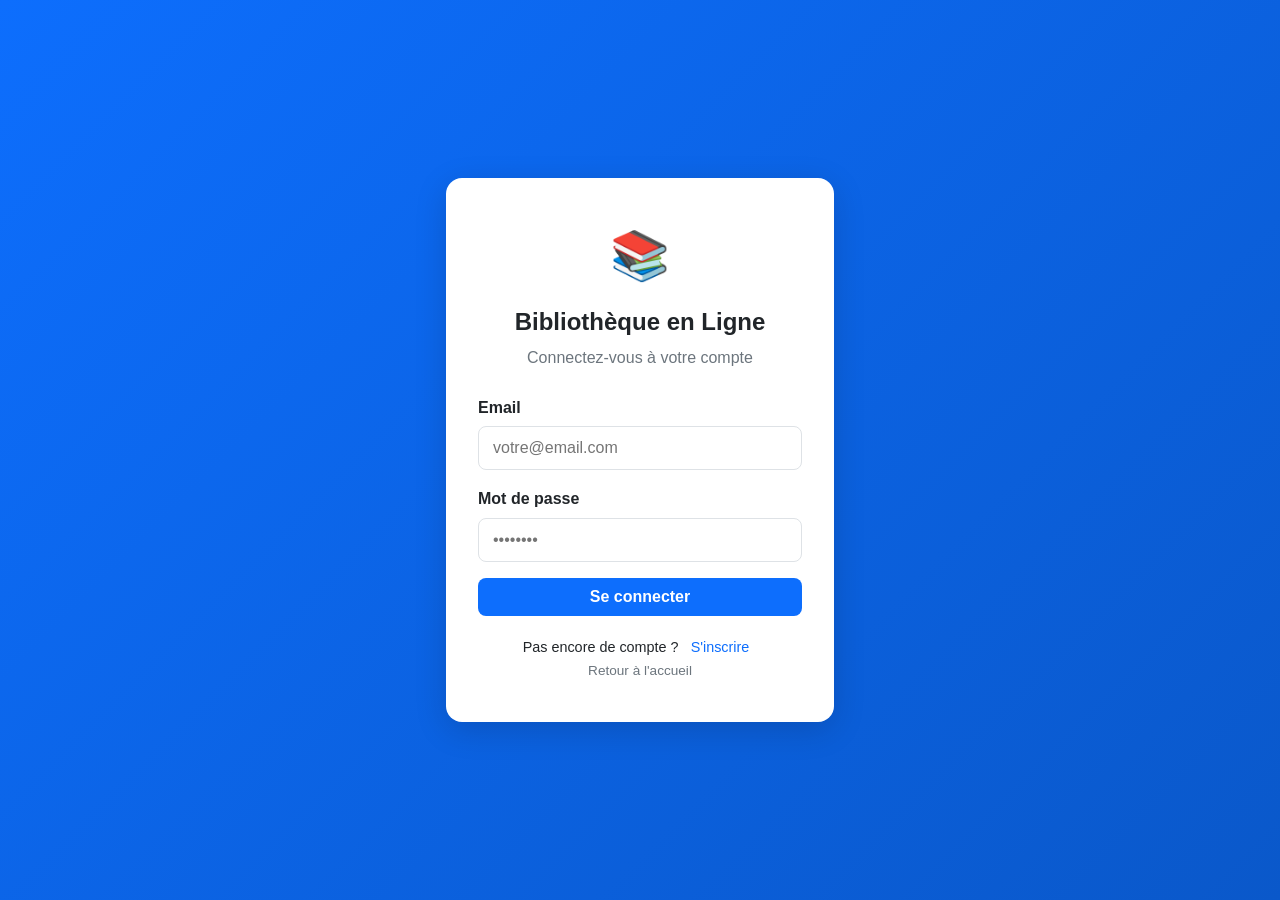
<file: login.html>
<!DOCTYPE html>
<html lang="fr">
<head>
  <meta charset="UTF-8">
  <meta name="viewport" content="width=device-width, initial-scale=1.0">
  <title>Connexion — Bibliothèque</title>
  <link rel="stylesheet" href="assets/css/style.css">
</head>
<body class="auth-page">
  <div class="auth-container">
    <div class="auth-card">
      <div class="auth-header">
        <div class="auth-logo">📚</div>
        <h1>Bibliothèque en Ligne</h1>
        <p>Connectez-vous à votre compte</p>
      </div>

      <div id="login-error" class="alert alert-error" style="display:none"></div>

      <form id="login-form">
        <div class="form-group">
          <label for="email">Email</label>
          <input type="email" id="email" name="email" required placeholder="votre@email.com">
        </div>
        <div class="form-group">
          <label for="password">Mot de passe</label>
          <input type="password" id="password" name="password" required placeholder="••••••••">
        </div>
        <button type="submit" class="btn btn-primary btn-block">Se connecter</button>
      </form>

      <div class="auth-footer">
        <p>Pas encore de compte ? <a href="register.html">S'inscrire</a></p>
        <a href="index.html" class="link-muted">Retour à l'accueil</a>
      </div>
    </div>
  </div>
  <script>
    document.getElementById('login-form').addEventListener('submit', async function(e){
      e.preventDefault();
      const fd = new FormData(this);
      fd.append('action','login');
      const res = await fetch('api_auth.php?action=login',{method:'POST',body:fd});
      const data = await res.json();
      if(data.ok){
        window.location.href = data.role==='admin' ? 'admin.php' : 'index.html';
      } else {
        const el = document.getElementById('login-error');
        el.textContent = data.msg;
        el.style.display = 'block';
      }
    });
  </script>
</body>
</html>
</file>
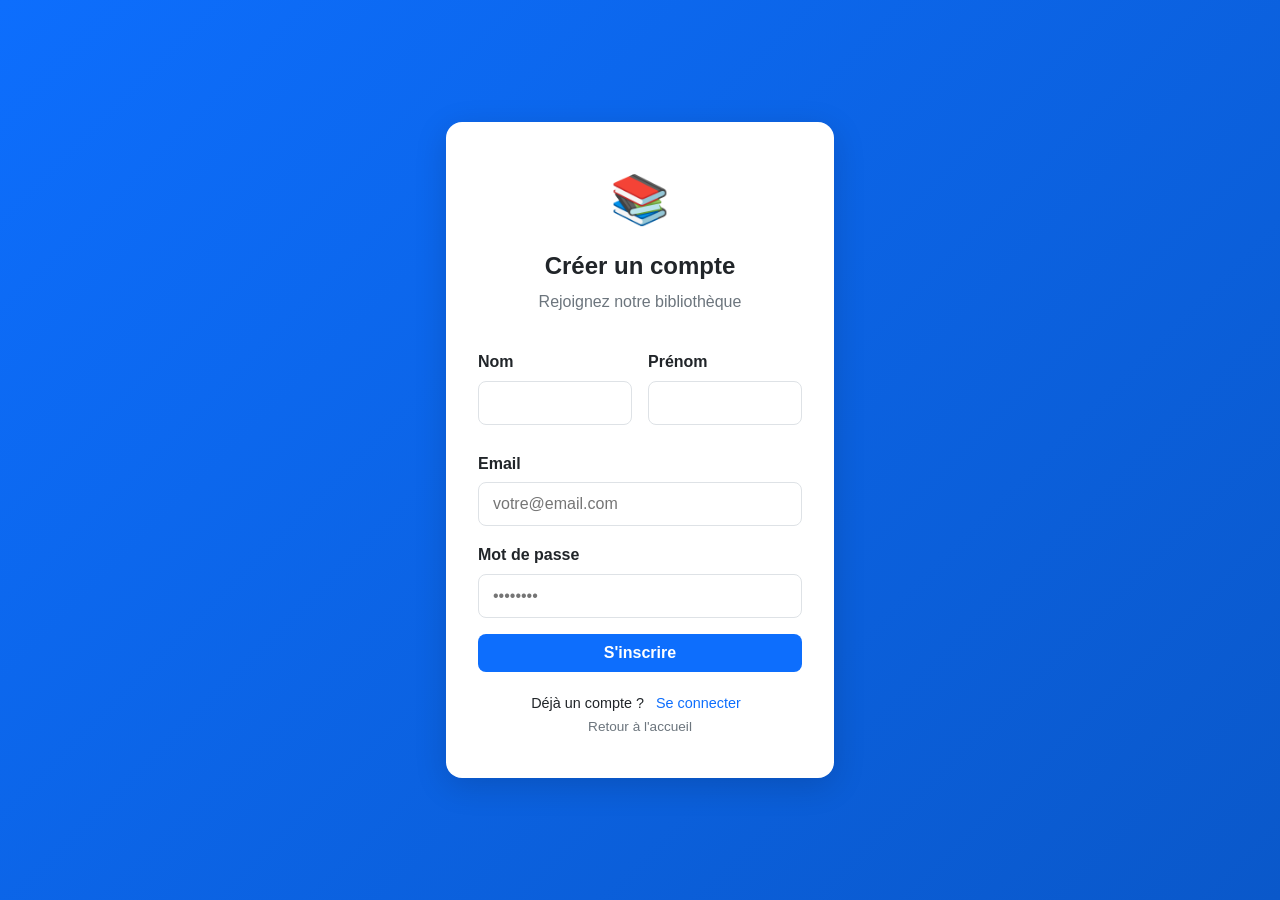
<file: register.html>
<!DOCTYPE html>
<html lang="fr">
<head>
  <meta charset="UTF-8">
  <meta name="viewport" content="width=device-width, initial-scale=1.0">
  <title>Inscription — Bibliothèque</title>
  <link rel="stylesheet" href="assets/css/style.css">
</head>
<body class="auth-page">
  <div class="auth-container">
    <div class="auth-card">
      <div class="auth-header">
        <div class="auth-logo">📚</div>
        <h1>Créer un compte</h1>
        <p>Rejoignez notre bibliothèque</p>
      </div>

      <div id="reg-error" class="alert alert-error" style="display:none"></div>
      <div id="reg-success" class="alert alert-success" style="display:none"></div>

      <form id="register-form">
        <div class="form-row">
          <div class="form-group">
            <label for="nom">Nom</label>
            <input type="text" id="nom" name="nom" required>
          </div>
          <div class="form-group">
            <label for="prenom">Prénom</label>
            <input type="text" id="prenom" name="prenom" required>
          </div>
        </div>
        <div class="form-group">
          <label for="email">Email</label>
          <input type="email" id="email" name="email" required placeholder="votre@email.com">
        </div>
        <div class="form-group">
          <label for="password">Mot de passe</label>
          <input type="password" id="password" name="password" required minlength="6" placeholder="••••••••">
        </div>
        <button type="submit" class="btn btn-primary btn-block">S'inscrire</button>
      </form>

      <div class="auth-footer">
        <p>Déjà un compte ? <a href="login.html">Se connecter</a></p>
        <a href="index.html" class="link-muted">Retour à l'accueil</a>
      </div>
    </div>
  </div>
  <script>
    document.getElementById('register-form').addEventListener('submit', async function(e){
      e.preventDefault();
      const fd = new FormData(this);
      const res = await fetch('api_auth.php?action=register',{method:'POST',body:fd});
      const data = await res.json();
      if(data.ok){
        document.getElementById('reg-success').textContent = 'Compte créé ! Vous pouvez vous connecter.';
        document.getElementById('reg-success').style.display = 'block';
        document.getElementById('reg-error').style.display = 'none';
        this.reset();
      } else {
        document.getElementById('reg-error').textContent = data.msg;
        document.getElementById('reg-error').style.display = 'block';
      }
    });
  </script>
</body>
</html>
</file>
<file: assets/css/style.css>
:root{
  --bg:#f8f9fa;--panel:#ffffff;--text:#212529;--muted:#6c757d;
  --primary:#0d6efd;--danger:#dc3545;--success:#198754;
  --border:#dee2e6;--radius:12px;--shadow:0 2px 8px rgba(0,0,0,.08);
}
*{box-sizing:border-box;margin:0;padding:0}
body{font-family:'Segoe UI',Arial,sans-serif;background:var(--bg);color:var(--text);line-height:1.6}
a{color:var(--primary);text-decoration:none}
a:hover{text-decoration:underline}

/* Header */
.header{background:var(--primary);color:#fff;padding:16px 24px;display:flex;justify-content:space-between;align-items:center;flex-wrap:wrap;gap:12px}
.header h1{font-size:1.4rem}
.header nav a{color:#fff;margin-left:16px;font-weight:600}
.header nav a:hover{opacity:.8;text-decoration:none}

/* Container */
.container{max-width:1000px;margin:24px auto;padding:0 16px}

/* Cards */
.card{background:var(--panel);border:1px solid var(--border);border-radius:var(--radius);padding:20px;margin:16px 0;box-shadow:var(--shadow)}
.card h2{margin-bottom:12px;color:var(--primary)}

/* Forms */
label{display:block;margin:10px 0 4px;font-weight:600}
input,textarea,select{width:100%;padding:10px 12px;border:1px solid var(--border);border-radius:8px;font-size:1rem}
textarea{min-height:80px;resize:vertical}
.row{display:flex;gap:16px;flex-wrap:wrap}
.row>*{flex:1;min-width:200px}

/* Buttons */
.btn{display:inline-block;padding:10px 18px;border:0;border-radius:8px;font-size:1rem;font-weight:600;cursor:pointer;text-decoration:none;transition:opacity .2s}
.btn:hover{opacity:.85;text-decoration:none}
.btn-primary{background:var(--primary);color:#fff}
.btn-danger{background:var(--danger);color:#fff}
.btn-success{background:var(--success);color:#fff}
.btn-secondary{background:#6c757d;color:#fff}
.btn-sm{padding:6px 12px;font-size:.85rem}

/* Alerts */
.alert{padding:12px 16px;border-radius:8px;margin:12px 0;font-weight:600}
.alert-success{background:#d1e7dd;color:#0f5132;border:1px solid #badbcc}
.alert-error{background:#f8d7da;color:#842029;border:1px solid #f5c2c7}

/* Table */
table{width:100%;border-collapse:collapse;margin:16px 0}
th,td{padding:10px 12px;border:1px solid var(--border);text-align:left}
th{background:var(--primary);color:#fff;font-weight:600}
tr:nth-child(even){background:#f8f9fa}
tr:hover{background:#e9ecef}

/* Search */
.search-box{display:flex;gap:8px;margin:16px 0}
.search-box input{flex:1}

/* Book grid */
.book-grid{display:grid;grid-template-columns:repeat(auto-fill,minmax(280px,1fr));gap:16px;margin:16px 0}
.book-card{background:var(--panel);border:1px solid var(--border);border-radius:var(--radius);padding:16px;box-shadow:var(--shadow)}
.book-card h3{color:var(--primary);margin-bottom:8px}
.book-card .meta{color:var(--muted);font-size:.9rem;margin-bottom:8px}

/* Badge */
.badge{display:inline-block;padding:2px 8px;border-radius:12px;font-size:.75rem;font-weight:700;color:#fff}
.badge-success{background:var(--success)}
.badge-danger{background:var(--danger)}

/* Footer */
.footer{text-align:center;padding:20px;color:var(--muted);margin-top:40px;border-top:1px solid var(--border)}

/* Auth pages */
.auth-page{background:linear-gradient(135deg,#0d6efd 0%,#0a58ca 100%);min-height:100vh;display:flex;align-items:center;justify-content:center}
.auth-container{width:100%;max-width:420px;padding:16px}
.auth-card{background:var(--panel);border-radius:16px;padding:40px 32px;box-shadow:0 8px 32px rgba(0,0,0,.15)}
.auth-header{text-align:center;margin-bottom:24px}
.auth-logo{font-size:3rem;margin-bottom:8px}
.auth-header h1{font-size:1.5rem;margin-bottom:4px}
.auth-header p{color:var(--muted)}
.auth-footer{text-align:center;margin-top:20px;font-size:.9rem}
.auth-footer a{margin:0 8px}
.link-muted{color:var(--muted);font-size:.85rem}

/* Form elements */
.form-group{margin-bottom:16px}
.form-group label{margin-bottom:6px}
.form-group input,.form-group textarea,.form-group select{width:100%;padding:12px 14px;border:1px solid var(--border);border-radius:8px;font-size:1rem;transition:border .2s,box-shadow .2s}
.form-group input:focus,.form-group textarea:focus{border-color:var(--primary);box-shadow:0 0 0 3px rgba(13,110,253,.15);outline:none}
.form-row{display:flex;gap:16px}
.form-row .form-group{flex:1}
.btn-block{width:100%;text-align:center}

/* Admin */
.page-title{margin-bottom:24px}
.page-title h1{font-size:1.8rem}
.text-muted{color:var(--muted)}
.admin-stats{display:grid;grid-template-columns:repeat(auto-fit,minmax(180px,1fr));gap:16px;margin-bottom:32px}
.stat-card{background:var(--panel);border:1px solid var(--border);border-radius:var(--radius);padding:24px;text-align:center;box-shadow:var(--shadow)}
.stat-number{font-size:2.5rem;font-weight:700;color:var(--primary)}
.stat-label{color:var(--muted);margin-top:4px}
.admin-section{background:var(--panel);border:1px solid var(--border);border-radius:var(--radius);padding:24px;margin-bottom:24px;box-shadow:var(--shadow)}
.section-header{display:flex;justify-content:space-between;align-items:center;margin-bottom:16px}
.section-header h2{font-size:1.2rem}
.badge-primary{background:var(--primary)}

/* Header inner */
.header-inner{max-width:1200px;margin:0 auto;display:flex;justify-content:space-between;align-items:center;width:100%}
.logo{color:#fff;font-weight:700;font-size:1.2rem}
.nav{display:flex;gap:16px;align-items:center}
.nav a{color:#fff;font-weight:600}
.nav a.active{border-bottom:2px solid #fff}
.nav a:hover{text-decoration:none;opacity:.8}

/* Responsive */
@media(max-width:600px){
  .header{flex-direction:column;text-align:center}
  .header nav{margin-top:8px}
  .form-row{flex-direction:column}
  .search-box{flex-direction:column}
  .admin-stats{grid-template-columns:1fr}
  .nav{flex-wrap:wrap;justify-content:center}
}
</file>
